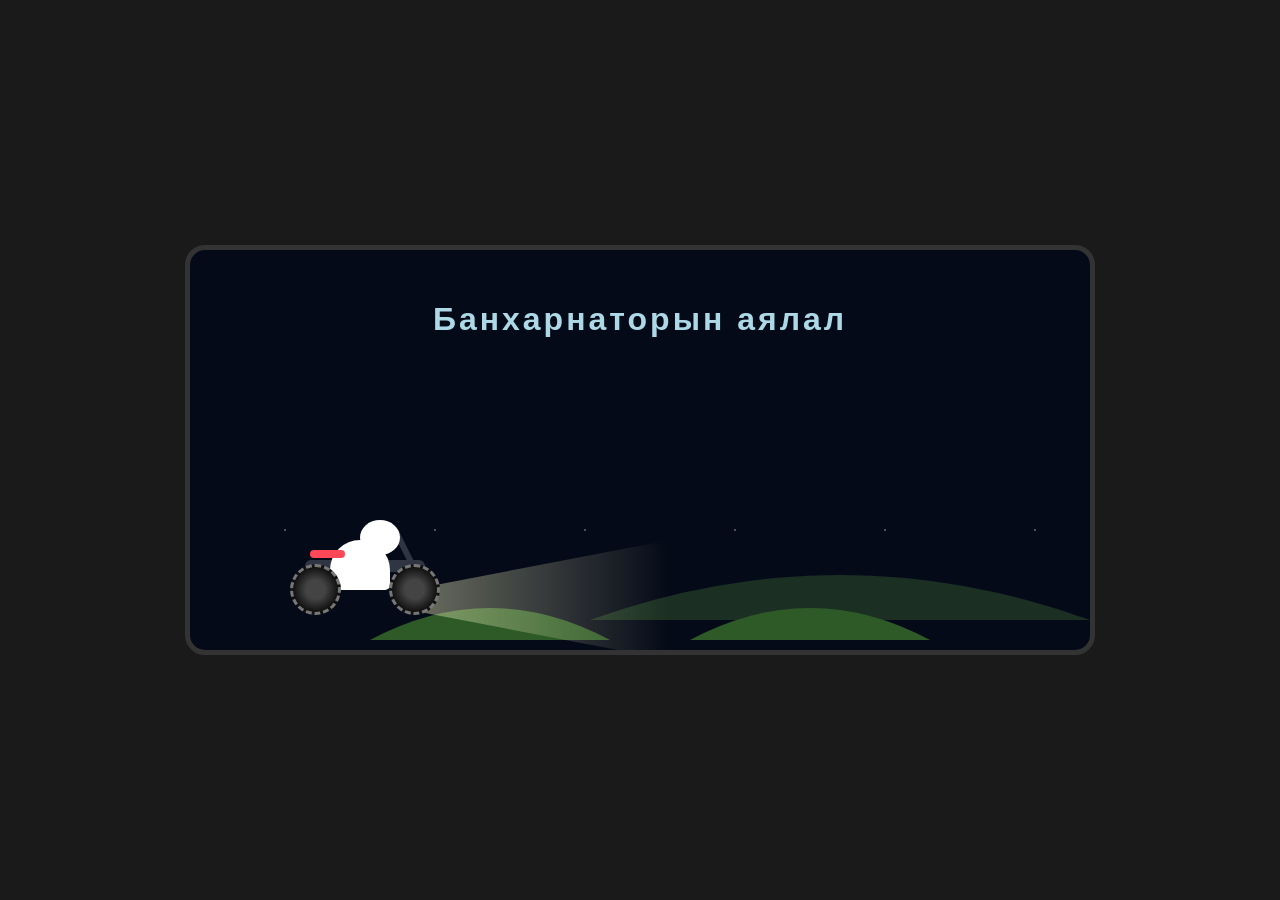
<file: web7/index.html>
<!DOCTYPE html>
<html lang="mn">
<head>
    <meta charset="UTF-8">
    <meta name="viewport" content="width=device-width, initial-scale=1.0">
    <title>Банхарнаторын Аялал</title>
    <link rel="stylesheet" href="style.css">
</head>
<body>

    <div class="viewport">
        <h1 class="title">Банхарнаторын аялал</h1>
        
        <div class="layer stars"></div>
        <div class="layer hills-far"></div>
        <div class="layer hills-near"></div>

        <div class="bike-wrapper">
            <div class="headlight-beam"></div>
            
            <svg class="bike-frame" viewBox="0 0 100 60">
                <rect x="10" y="30" width="80" height="8" rx="4" fill="#2f3542"/>
                <path d="M70 10 L85 40" stroke="#2f3542" stroke-width="4"/>
            </svg>
            
            <div class="dog">
                <div class="scarf"></div>
                <div class="dog-head">
                    <div class="eye"></div>
                    <div class="nose"></div>
                </div>
            </div>

            <div class="wheel back"></div>
            <div class="wheel front"></div>
        </div>

        <div class="road"></div>
    </div>

</body>
</html>
</file>
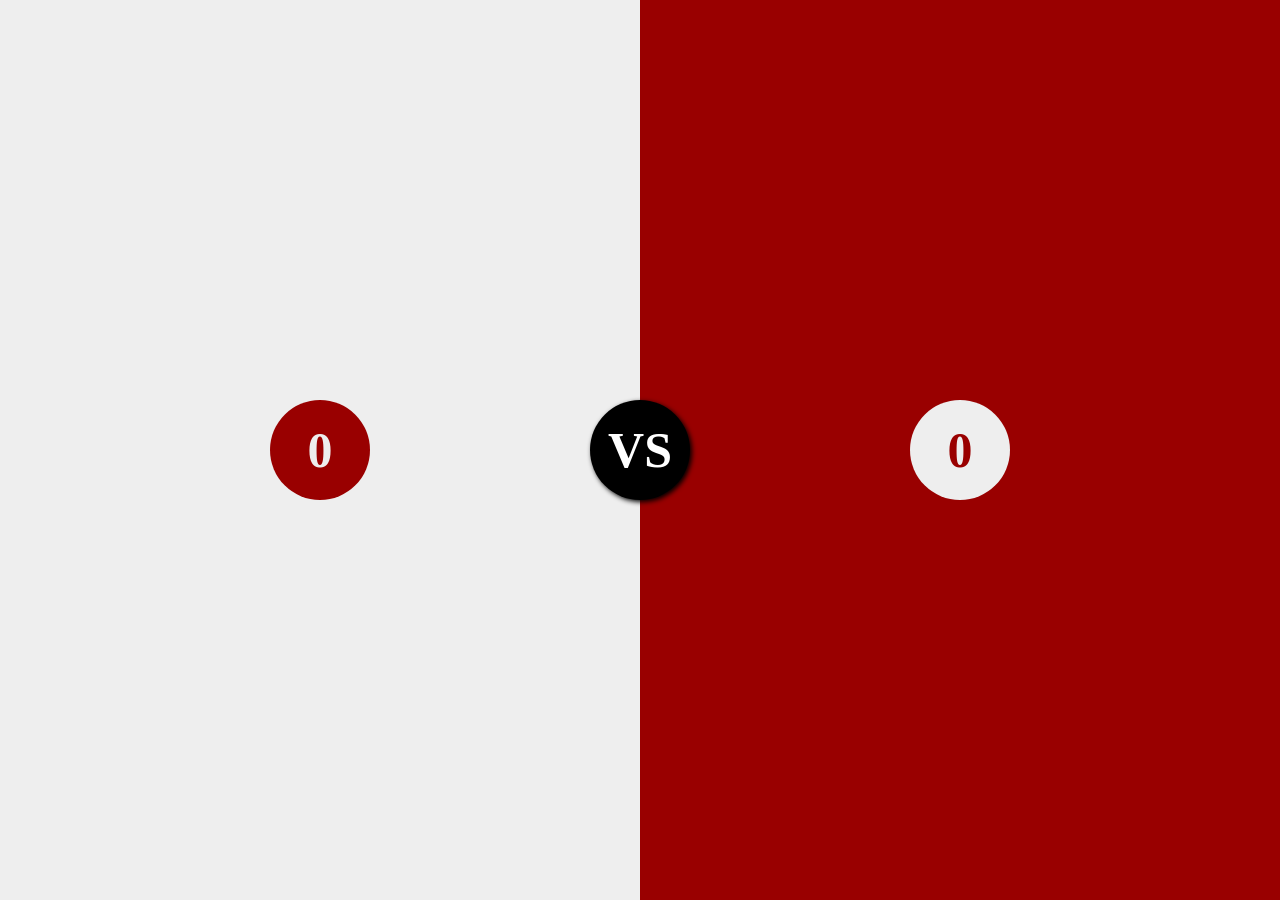
<file: weblab10/index.html>
<html> 
<head> 
<title> VS </title>
<style>
    #left, #right{ position:absolute; top:0; bottom:0; cursor:pointer}
    #left{ left:0; color:#eee }
    #right{ right: 0; color: #900 }
    #left div, #right div, #vs{
        position: absolute; top: 50%; left: 50%;
        margin: -50px 0 0 -50px; width: 100px; height: 100px;
        text-align: center; font-weight: bold;
        font-size: 50px; line-height: 100px; border-radius: 50px; }
    #right, #left div{background-color: #900 }
    #left, #right div{ background-color:#eee }
    #vs{ background-color: #000; color:#fff; box-shadow:2px 2px 5px #000 } 
</style>
</head>
<body>
    <div id="left" onclick="left_click()"> <div></div> </div>
    <div id="right" onclick="right_click()" > <div></div></div>rr
    <div id="vs" >VS</div>
    <script>
        var left = 0, right = 0;
        var leftDiv = document.getElementById("left");
        var rightDiv = document.getElementById("right");
        var vsDiv = document.getElementById("vs");
        function refresh() {
    var leftWidth = Math.min(100, Math.max(0, 50 + left - right));
    var rightWidth = Math.min(100, Math.max(0, 50 - left + right));
    leftDiv.style.width = leftWidth.toString() + "%";
    rightDiv.style.width = rightWidth.toString() + "%";
    vsDiv.style.left = leftWidth.toString() + "%";
    leftDiv.firstElementChild.innerHTML = left;
    rightDiv.firstElementChild.innerHTML = right;
}
        function left_click(){left++; refresh();}
        function right_click() { right++; refresh(); }
        refresh();
        document.onkeydown = function(e) {
    if (e.key === "l" || e.key === "L") left_click();
    if (e.key === "r" || e.key === "R") right_click();
}
    </script>
</body>
</html>
</file>
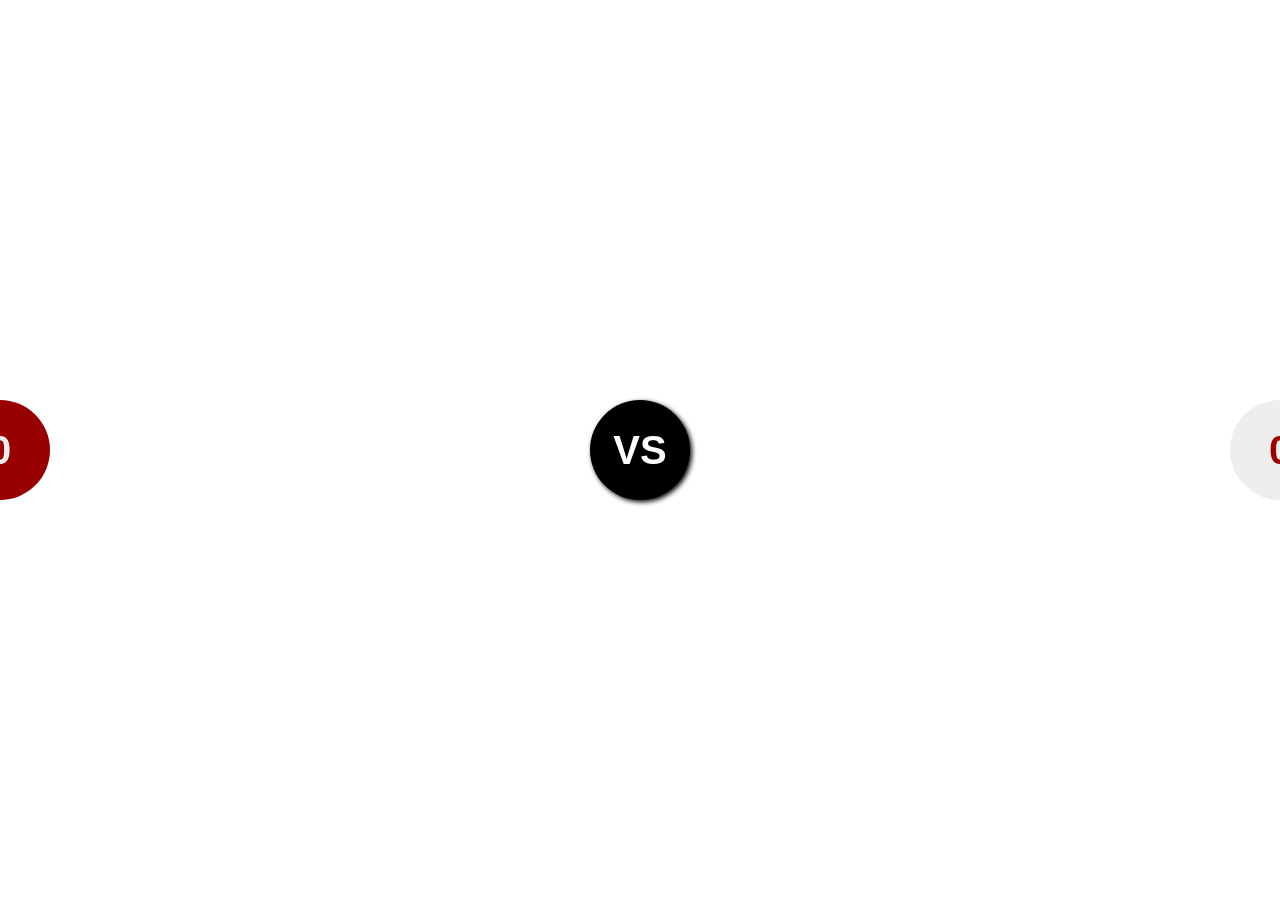
<file: weblab9/index.html>
<!DOCTYPE html>
<html> 
<head> 
    <meta charset="UTF-8">
    <title> VS Game </title>
    <style>
        body { margin: 0; padding: 0; overflow: hidden; font-family: sans-serif; }
        #left, #right { position: absolute; top: 0; bottom: 0; cursor: pointer; transition: width 0.2s ease-out; }
        #left { left: 0; color: #eee; background-color: #eee; }
        #right { right: 0; color: #900; background-color: #900; }
        
        #left div, #right div, #vs {
            position: absolute; top: 50%; left: 50%;
            margin: -50px 0 0 -50px; width: 100px; height: 100px;
            text-align: center; font-weight: bold;
            font-size: 40px; line-height: 100px; border-radius: 50px; 
        }
   
        #left div { background-color: #900; }
        #right div { background-color: #eee; }
        
        #vs { 
            background-color: #000; color: #fff; 
            box-shadow: 2px 2px 5px #000; z-index: 10;
            transition: left 0.2s ease-out;
        } 
    </style>
</head>
<body>
    <div id="left" onclick="left_click()"> <div>0</div> </div>
    <div id="right" onclick="right_click()"> <div>0</div> </div>
    <div id="vs">VS</div>

    <script>
        var left = 0, right = 0;
        var leftDiv = document.getElementById("left");
        var rightDiv = document.getElementById("right");
        var vsDiv = document.getElementById("vs");

        function refresh() {
      
            var leftWidth = Math.min(100, Math.max(0, 50 + (left - right) * 2)); // Хурд нэмэхийн тулд *2 үржүүлэв
            var rightWidth = 100 - leftWidth;
            
            leftDiv.style.width = leftWidth + "%";
            rightDiv.style.width = rightWidth + "%";
            vsDiv.style.left = leftWidth + "%";
            
            leftDiv.firstElementChild.innerHTML = left;
            rightDiv.firstElementChild.innerHTML = right;
        }

        function left_click() { left++; refresh(); }
        function right_click() { right++; refresh(); }

        
        document.onkeydown = function(e) {
            if (e.key.toLowerCase() === "l") left_click();
            if (e.key.toLowerCase() === "r") right_click();
        };
    </script>
</body>
</html>
</file>
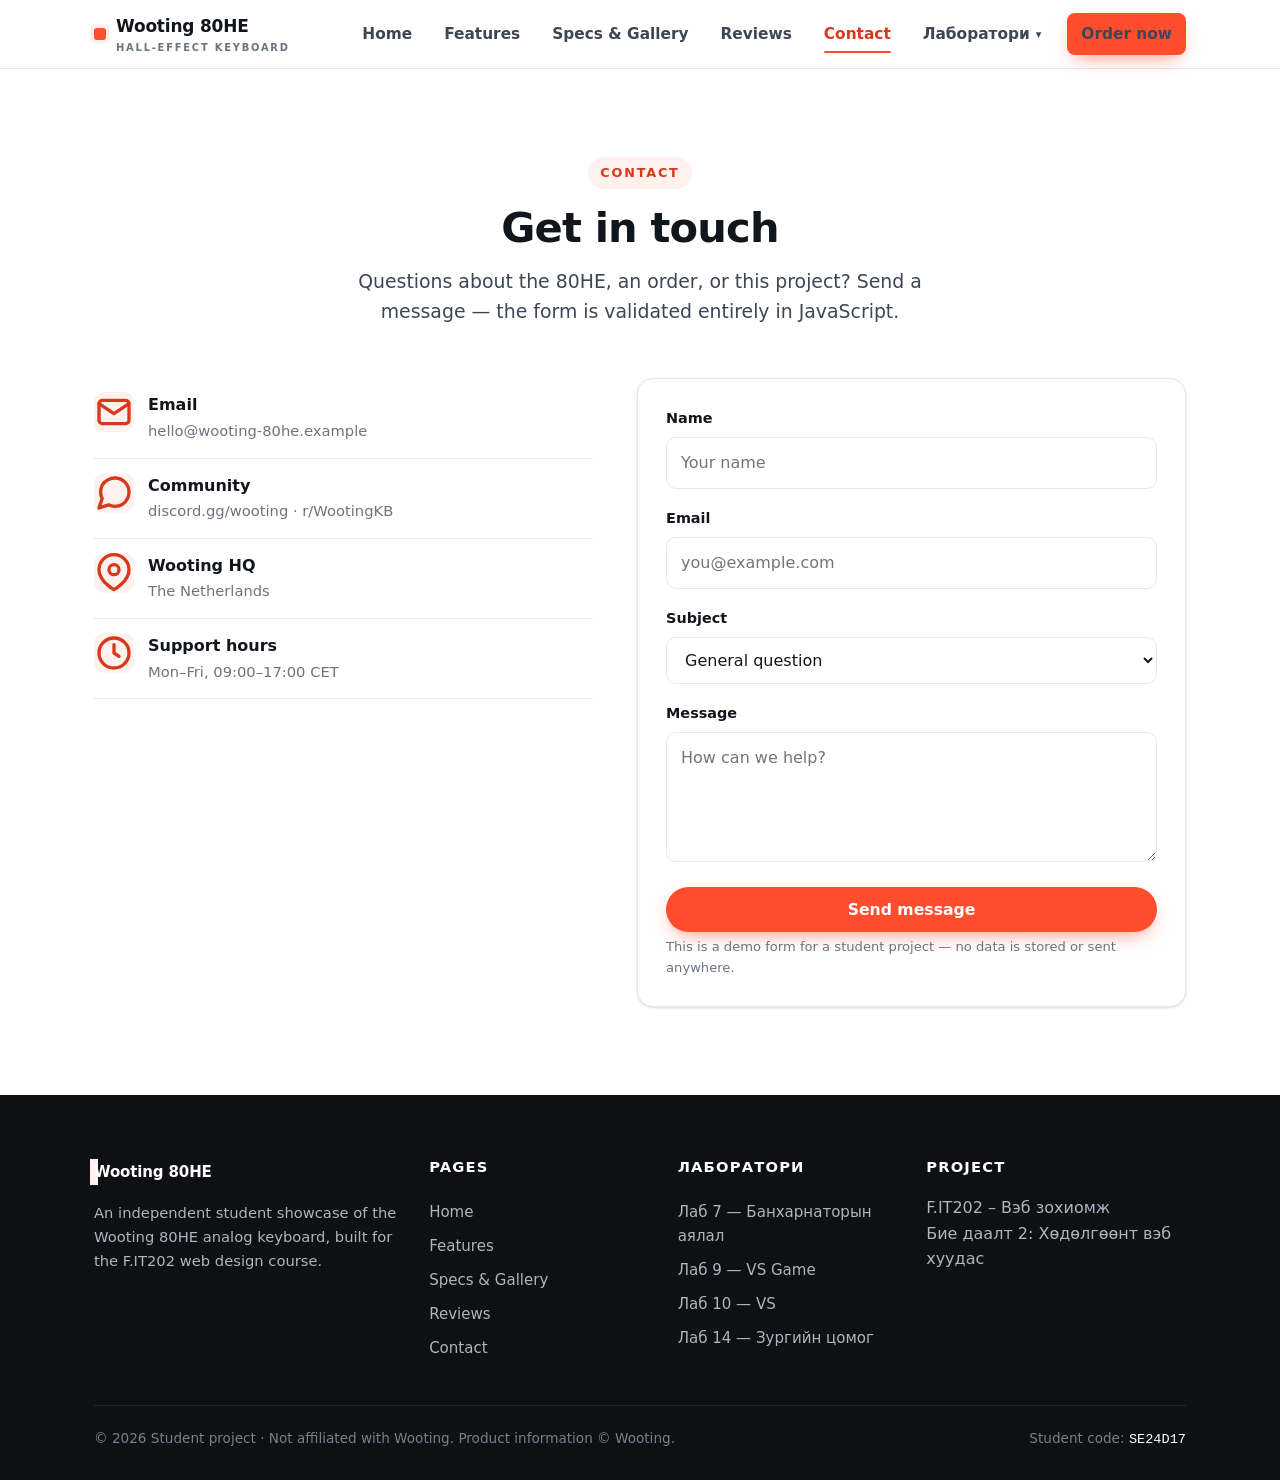
<file: contact.html>
<!DOCTYPE html>
<html lang="en">
<head>
  <meta charset="UTF-8">
  <meta name="viewport" content="width=device-width, initial-scale=1.0">
  <title>Contact — Wooting 80HE</title>
  <meta name="description" content="Get in touch about the Wooting 80HE.">
  <link rel="stylesheet" href="css/style.css">
</head>
<body>

  <header class="site-header">
    <div class="container nav">
      <a class="brand" href="index.html"><span class="dot"></span><span>Wooting 80HE<small>Hall-Effect Keyboard</small></span></a>
      <button class="nav-toggle" aria-label="Toggle menu" aria-expanded="false"><span></span></button>
      <nav class="nav-links">
        <a href="index.html" data-nav="home">Home</a>
        <a href="features.html" data-nav="features">Features</a>
        <a href="specs.html" data-nav="specs">Specs &amp; Gallery</a>
        <a href="reviews.html" data-nav="reviews">Reviews</a>
        <a href="contact.html" data-nav="contact">Contact</a>
        <div class="nav-item">
          <button type="button" class="dropdown-toggle" aria-haspopup="true" aria-expanded="false">Лаборатори <span class="caret">▾</span></button>
          <div class="dropdown" role="menu">

            <a href="lab9.html"  data-nav="lab9"  role="menuitem"><b>Лаб 9</b><span>VS Game</span></a>
            <a href="lab14.html" data-nav="lab14" role="menuitem"><b>Лаб 14</b><span>Зургийн цомог</span></a>
          </div>
        </div>
        <a class="btn btn--primary nav-cta" href="contact.html">Order now</a>
      </nav>
    </div>
  </header>
  <div class="loadbar"></div>

  <main id="app" data-page="contact">

    <section class="section">
      <div class="container">
        <div class="section-head center reveal">
          <span class="eyebrow">Contact</span>
          <h2>Get in touch</h2>
          <p class="lead" style="margin:14px auto 0;">Questions about the 80HE, an order, or this project? Send a message — the form is validated entirely in JavaScript.</p>
        </div>

        <div class="contact-grid">
          <div class="reveal">
            <ul class="info-list">
              <li>
                <div class="ico"><svg viewBox="0 0 24 24" fill="none" stroke="currentColor" stroke-width="2" stroke-linecap="round" stroke-linejoin="round"><rect x="3" y="5" width="18" height="14" rx="2"></rect><path d="m3 7 9 6 9-6"></path></svg></div>
                <div><b>Email</b><span>hello@wooting-80he.example</span></div>
              </li>
              <li>
                <div class="ico"><svg viewBox="0 0 24 24" fill="none" stroke="currentColor" stroke-width="2" stroke-linecap="round" stroke-linejoin="round"><path d="M21 11.5a8.38 8.38 0 0 1-.9 3.8 8.5 8.5 0 0 1-7.6 4.7 8.38 8.38 0 0 1-3.8-.9L3 21l1.9-5.7a8.38 8.38 0 0 1-.9-3.8 8.5 8.5 0 0 1 4.7-7.6 8.38 8.38 0 0 1 3.8-.9h.5a8.48 8.48 0 0 1 8 8v.5z"></path></svg></div>
                <div><b>Community</b><span>discord.gg/wooting · r/WootingKB</span></div>
              </li>
              <li>
                <div class="ico"><svg viewBox="0 0 24 24" fill="none" stroke="currentColor" stroke-width="2" stroke-linecap="round" stroke-linejoin="round"><path d="M21 10c0 7-9 12-9 12s-9-5-9-12a9 9 0 0 1 18 0z"></path><circle cx="12" cy="10" r="3"></circle></svg></div>
                <div><b>Wooting HQ</b><span>The Netherlands</span></div>
              </li>
              <li>
                <div class="ico"><svg viewBox="0 0 24 24" fill="none" stroke="currentColor" stroke-width="2" stroke-linecap="round" stroke-linejoin="round"><circle cx="12" cy="12" r="9"></circle><path d="M12 7v5l3 2"></path></svg></div>
                <div><b>Support hours</b><span>Mon–Fri, 09:00–17:00 CET</span></div>
              </li>
            </ul>
          </div>

          <!-- ===== Contact form: validated by initForm() in app.js ===== -->
          <form class="form reveal" id="contact-form" novalidate>
            <div class="form-success">Thanks! Your message has been validated and "sent". We'll be in touch soon.</div>
            <div class="field">
              <label for="name">Name</label>
              <input type="text" id="name" name="name" placeholder="Your name" autocomplete="name">
              <div class="error">Please enter your name.</div>
            </div>
            <div class="field">
              <label for="email">Email</label>
              <input type="email" id="email" name="email" placeholder="you@example.com" autocomplete="email">
              <div class="error">Please enter a valid email address.</div>
            </div>
            <div class="field">
              <label for="subject">Subject</label>
              <select id="subject" name="subject">
                <option value="general">General question</option>
                <option value="order">Order &amp; shipping</option>
                <option value="support">Technical support</option>
                <option value="press">Press &amp; partnerships</option>
              </select>
            </div>
            <div class="field">
              <label for="message">Message</label>
              <textarea id="message" name="message" placeholder="How can we help?"></textarea>
              <div class="error">Message should be at least 10 characters.</div>
            </div>
            <button type="submit" class="btn btn--primary" style="width:100%; justify-content:center;">Send message</button>
            <p class="form-note">This is a demo form for a student project — no data is stored or sent anywhere.</p>
          </form>
        </div>
      </div>
    </section>

  </main>

  <footer class="site-footer">
    <div class="container">
      <div class="footer-grid">
        <div class="footer-brand">
          <a class="brand" href="index.html"><span class="dot"></span><span>Wooting 80HE</span></a>
          <p>An independent student showcase of the Wooting 80HE analog keyboard, built for the F.IT202 web design course.</p>
        </div>
        <div><h4>Pages</h4>
          <a href="index.html">Home</a><br><a href="features.html">Features</a><br><a href="specs.html">Specs &amp; Gallery</a><br><a href="reviews.html">Reviews</a><br><a href="contact.html">Contact</a>
        </div>
        <div><h4>Лаборатори</h4>
          <a href="lab7.html">Лаб 7 — Банхарнаторын аялал</a><br><a href="lab9.html">Лаб 9 — VS Game</a><br><a href="lab10.html">Лаб 10 — VS</a><br><a href="lab14.html">Лаб 14 — Зургийн цомог</a>
        </div>
        <div><h4>Project</h4><p style="margin:0;">F.IT202 – Вэб зохиомж<br>Бие даалт 2: Хөдөлгөөнт вэб хуудас</p></div>
      </div>
      <div class="footer-bottom">
        <span>© 2026 Student project · Not affiliated with Wooting. Product information © Wooting.</span>
        <span>Student code: <span class="code">SE24D17</span></span>
      </div>
    </div>
  </footer>

  <button class="to-top" aria-label="Back to top">↑</button>
  <script src="js/app.js"></script>
</body>
</html>
</file>
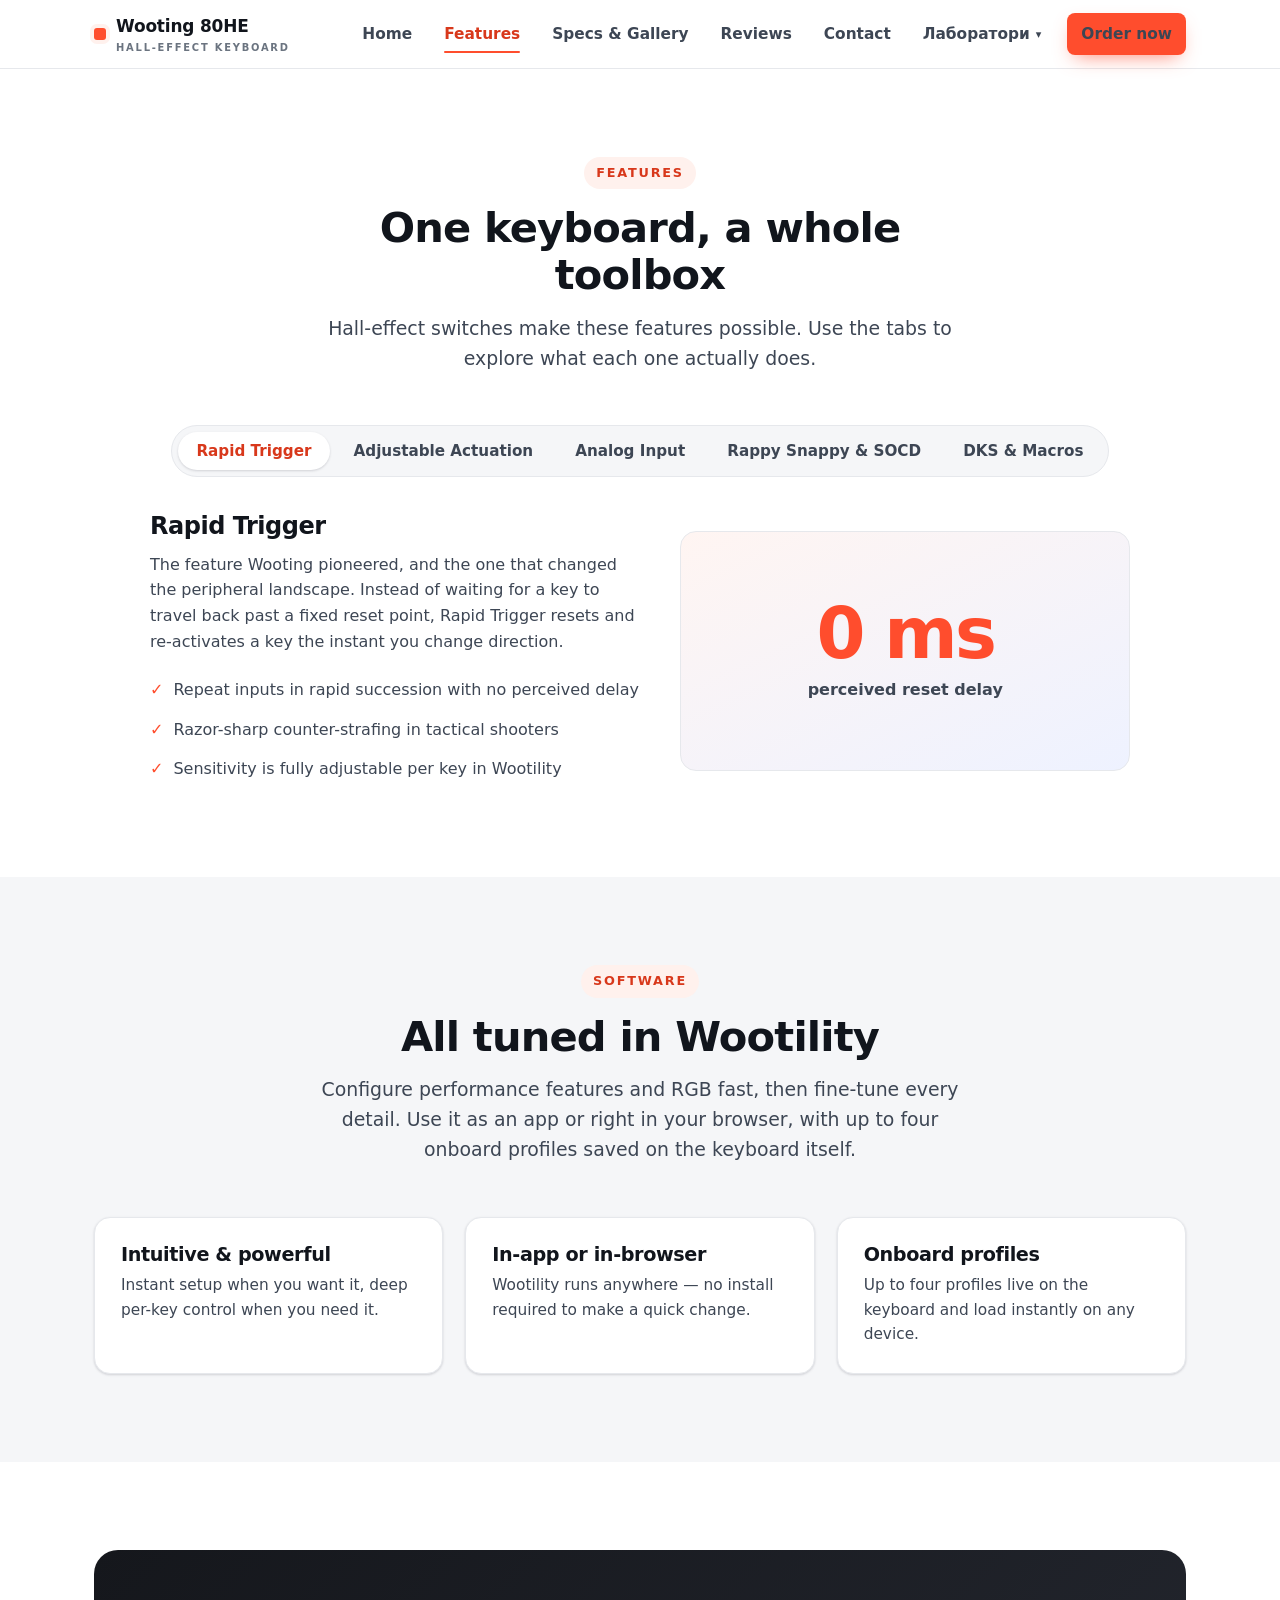
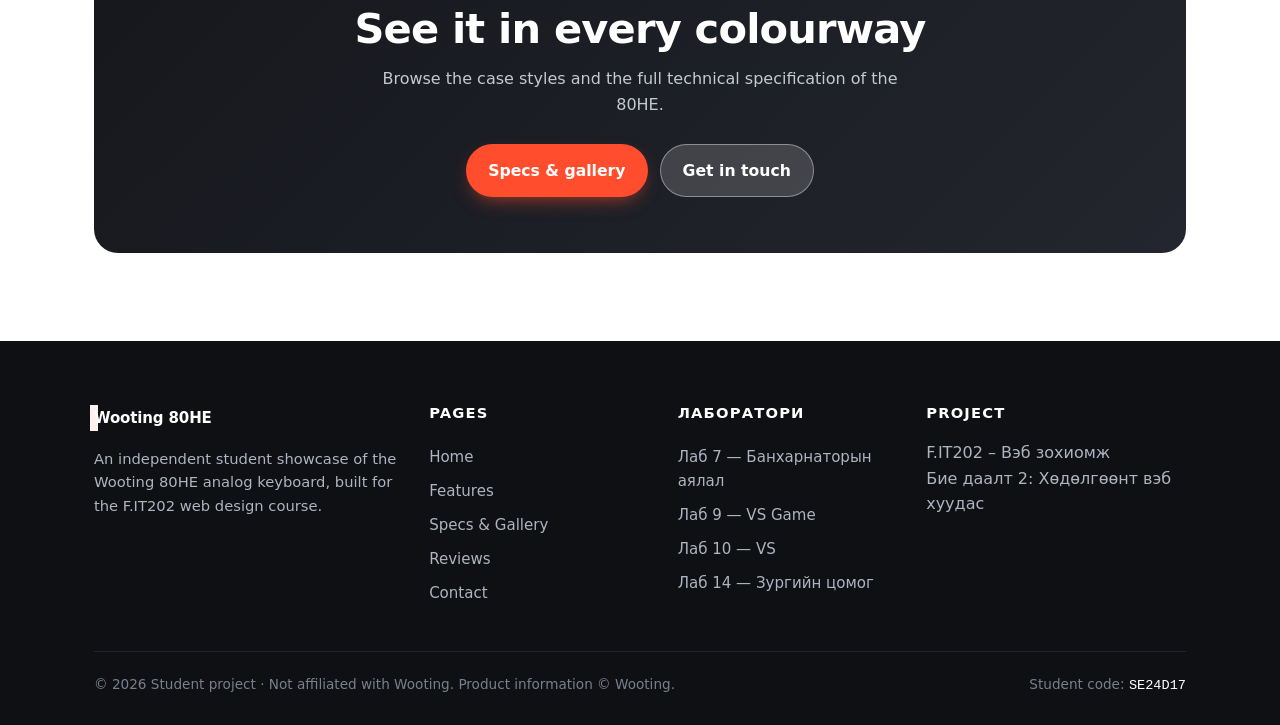
<file: features.html>
<!DOCTYPE html>
<html lang="en">
<head>
  <meta charset="UTF-8">
  <meta name="viewport" content="width=device-width, initial-scale=1.0">
  <title>Features — Wooting 80HE</title>
  <meta name="description" content="Rapid Trigger, adjustable actuation, analog input, Rappy Snappy and more — the features that make the Wooting 80HE.">
  <link rel="stylesheet" href="css/style.css">
</head>
<body>

  <header class="site-header">
    <div class="container nav">
      <a class="brand" href="index.html"><span class="dot"></span><span>Wooting 80HE<small>Hall-Effect Keyboard</small></span></a>
      <button class="nav-toggle" aria-label="Toggle menu" aria-expanded="false"><span></span></button>
      <nav class="nav-links">
        <a href="index.html" data-nav="home">Home</a>
        <a href="features.html" data-nav="features">Features</a>
        <a href="specs.html" data-nav="specs">Specs &amp; Gallery</a>
        <a href="reviews.html" data-nav="reviews">Reviews</a>
        <a href="contact.html" data-nav="contact">Contact</a>
        <div class="nav-item">
          <button type="button" class="dropdown-toggle" aria-haspopup="true" aria-expanded="false">Лаборатори <span class="caret">▾</span></button>
          <div class="dropdown" role="menu">
            <a href="lab9.html"  data-nav="lab9"  role="menuitem"><b>Лаб 9</b><span>VS Game</span></a>
            <a href="lab14.html" data-nav="lab14" role="menuitem"><b>Лаб 14</b><span>Зургийн цомог</span></a>
          </div>
        </div>
        <a class="btn btn--primary nav-cta" href="contact.html">Order now</a>
      </nav>
    </div>
  </header>
  <div class="loadbar"></div>

  <main id="app" data-page="features">

    <section class="section">
      <div class="container">
        <div class="section-head center reveal">
          <span class="eyebrow">Features</span>
          <h2>One keyboard, a whole toolbox</h2>
          <p class="lead" style="margin:14px auto 0;">Hall-effect switches make these features possible. Use the tabs to explore what each one actually does.</p>
        </div>

        <!-- ===== TAB component (driven by initTabs in app.js) ===== -->
        <div class="tabs reveal">
          <div class="tablist" role="tablist" aria-label="Wooting 80HE features">
            <button class="tab" role="tab" aria-selected="false">Rapid Trigger</button>
            <button class="tab" role="tab" aria-selected="false">Adjustable Actuation</button>
            <button class="tab" role="tab" aria-selected="false">Analog Input</button>
            <button class="tab" role="tab" aria-selected="false">Rappy Snappy &amp; SOCD</button>
            <button class="tab" role="tab" aria-selected="false">DKS &amp; Macros</button>
          </div>

          <div class="tabpanels">
            <div class="tabpanel" role="tabpanel">
              <div class="tabpanel-inner">
                <div>
                  <h3>Rapid Trigger</h3>
                  <p>The feature Wooting pioneered, and the one that changed the peripheral landscape. Instead of waiting for a key to travel back past a fixed reset point, Rapid Trigger resets and re-activates a key the instant you change direction.</p>
                  <ul class="feature-list">
                    <li>Repeat inputs in rapid succession with no perceived delay</li>
                    <li>Razor-sharp counter-strafing in tactical shooters</li>
                    <li>Sensitivity is fully adjustable per key in Wootility</li>
                  </ul>
                </div>
                <div class="tab-figure"><div><div class="big">0 ms</div><div class="cap">perceived reset delay</div></div></div>
              </div>
            </div>

            <div class="tabpanel" role="tabpanel">
              <div class="tabpanel-inner">
                <div>
                  <h3>Adjustable Actuation</h3>
                  <p>You decide how far a key must travel before it registers. Set a hair-trigger 0.1&nbsp;mm for movement keys and a deliberate 4.0&nbsp;mm for keys you don't want to fire by accident — all configurable per key.</p>
                  <ul class="feature-list">
                    <li>0.1&nbsp;mm precision across the full travel range</li>
                    <li>Quick presets: 0.1, 0.5, 1, 2, 3 or 4&nbsp;mm</li>
                    <li>Different actuation points for different keys</li>
                  </ul>
                </div>
                <div class="tab-figure"><div><div class="big">0.1–4.0</div><div class="cap">mm actuation range</div></div></div>
              </div>
            </div>

            <div class="tabpanel" role="tabpanel">
              <div class="tabpanel-inner">
                <div>
                  <h3>The Power of Analog</h3>
                  <p>An analog keypress isn't binary — the keyboard tracks exactly how far you press. Activate analog movement and your WASD keys gain variable input, so you can walk, jog or sprint at precisely the speed you choose.</p>
                  <ul class="feature-list">
                    <li>Variable movement like an analog stick</li>
                    <li>Feather the throttle and brake in racing games</li>
                    <li>Backed by Wooting's open Analog SDK</li>
                  </ul>
                </div>
                <div class="tab-figure"><div><div class="big">∞</div><div class="cap">degrees of input, not just on/off</div></div></div>
              </div>
            </div>

            <div class="tabpanel" role="tabpanel">
              <div class="tabpanel-inner">
                <div>
                  <h3>Rappy Snappy &amp; Snappy Tappy (SOCD)</h3>
                  <p>Rappy Snappy lets you choose two keys that are never active at the same time — the key pressed deeper stays active. Snappy Tappy (SOCD) is similar, but lets you decide how the winner is chosen, for example prioritising the key pressed last.</p>
                  <ul class="feature-list">
                    <li>Clean opposing-direction inputs (A vs D)</li>
                    <li>Choose "deeper wins" or "last input wins"</li>
                    <li>Bottom out both keys to override</li>
                  </ul>
                </div>
                <div class="tab-figure"><div><div class="big">A ⇄ D</div><div class="cap">no conflicting inputs</div></div></div>
              </div>
            </div>

            <div class="tabpanel" role="tabpanel">
              <div class="tabpanel-inner">
                <div>
                  <h3>DKS, Mod-Tap &amp; Toggle</h3>
                  <p>Dynamic Keystroke (DKS) maps multiple actions to a single key — one on a half-press, another on a full press, and more on release. Add Mod-Tap (tap for A, hold for B) and Toggle keys, and a single key can do a lot.</p>
                  <ul class="feature-list">
                    <li>Up to four actions bound to one key with DKS</li>
                    <li>Mod-Tap adds a second action to any key</li>
                    <li>Toggle a held action, like crouch, with one tap</li>
                  </ul>
                </div>
                <div class="tab-figure"><div><div class="big">4-in-1</div><div class="cap">actions per key with DKS</div></div></div>
              </div>
            </div>
          </div>
        </div>
      </div>
    </section>

    <section class="section section--alt">
      <div class="container">
        <div class="section-head center reveal">
          <span class="eyebrow">Software</span>
          <h2>All tuned in Wootility</h2>
          <p class="lead" style="margin:14px auto 0;">Configure performance features and RGB fast, then fine-tune every detail. Use it as an app or right in your browser, with up to four onboard profiles saved on the keyboard itself.</p>
        </div>
        <div class="grid grid-3">
          <article class="card reveal"><h3>Intuitive &amp; powerful</h3><p>Instant setup when you want it, deep per-key control when you need it.</p></article>
          <article class="card reveal"><h3>In-app or in-browser</h3><p>Wootility runs anywhere — no install required to make a quick change.</p></article>
          <article class="card reveal"><h3>Onboard profiles</h3><p>Up to four profiles live on the keyboard and load instantly on any device.</p></article>
        </div>
      </div>
    </section>

    <section class="section">
      <div class="container">
        <div class="cta-band reveal">
          <h2>See it in every colourway</h2>
          <p>Browse the case styles and the full technical specification of the 80HE.</p>
          <div class="hero-actions" style="justify-content:center;">
            <a class="btn btn--primary" href="specs.html">Specs &amp; gallery</a>
            <a class="btn btn--light" href="contact.html">Get in touch</a>
          </div>
        </div>
      </div>
    </section>

  </main>

  <footer class="site-footer">
    <div class="container">
      <div class="footer-grid">
        <div class="footer-brand">
          <a class="brand" href="index.html"><span class="dot"></span><span>Wooting 80HE</span></a>
          <p>An independent student showcase of the Wooting 80HE analog keyboard, built for the F.IT202 web design course.</p>
        </div>
        <div><h4>Pages</h4>
          <a href="index.html">Home</a><br><a href="features.html">Features</a><br><a href="specs.html">Specs &amp; Gallery</a><br><a href="reviews.html">Reviews</a><br><a href="contact.html">Contact</a>
        </div>
        <div><h4>Лаборатори</h4>
          <a href="lab7.html">Лаб 7 — Банхарнаторын аялал</a><br><a href="lab9.html">Лаб 9 — VS Game</a><br><a href="lab10.html">Лаб 10 — VS</a><br><a href="lab14.html">Лаб 14 — Зургийн цомог</a>
        </div>
        <div><h4>Project</h4><p style="margin:0;">F.IT202 – Вэб зохиомж<br>Бие даалт 2: Хөдөлгөөнт вэб хуудас</p></div>
      </div>
      <div class="footer-bottom">
        <span>© 2026 Student project · Not affiliated with Wooting. Product information © Wooting.</span>
        <span>Student code: <span class="code">SE24D17</span></span>
      </div>
    </div>
  </footer>

  <button class="to-top" aria-label="Back to top">↑</button>
  <script src="js/app.js"></script>
</body>
</html>
</file>
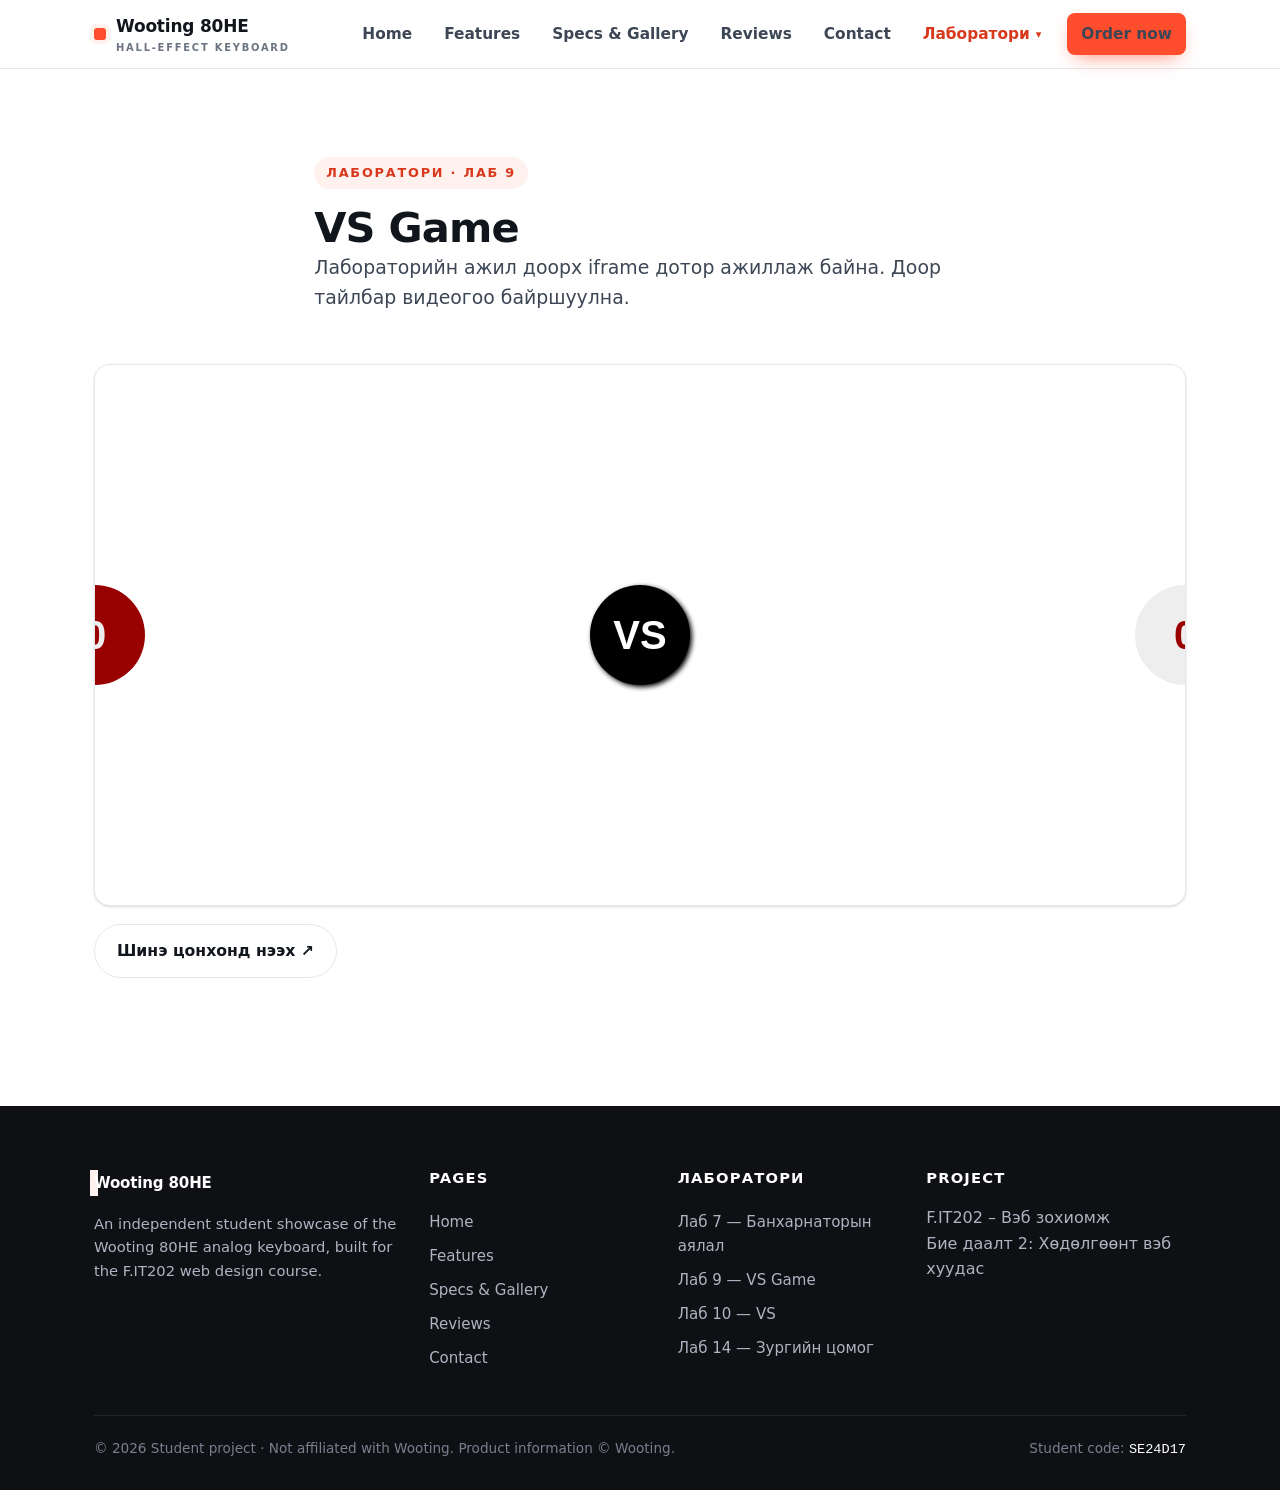
<file: lab9.html>
<!DOCTYPE html>
<html lang="en">
<head>
  <meta charset="UTF-8">
  <meta name="viewport" content="width=device-width, initial-scale=1.0">
  <title>Лаб 9 — VS Game | Wooting 80HE</title>
  <meta name="description" content="Лабораторийн ажил 9: VS Game — iframe дотор.">
  <link rel="stylesheet" href="css/style.css">
</head>
<body>

  <header class="site-header">
    <div class="container nav">
      <a class="brand" href="index.html"><span class="dot"></span><span>Wooting 80HE<small>Hall-Effect Keyboard</small></span></a>
      <button class="nav-toggle" aria-label="Toggle menu" aria-expanded="false"><span></span></button>
      <nav class="nav-links">
        <a href="index.html" data-nav="home">Home</a>
        <a href="features.html" data-nav="features">Features</a>
        <a href="specs.html" data-nav="specs">Specs &amp; Gallery</a>
        <a href="reviews.html" data-nav="reviews">Reviews</a>
        <a href="contact.html" data-nav="contact">Contact</a>
        <div class="nav-item">
          <button type="button" class="dropdown-toggle" aria-haspopup="true" aria-expanded="false">Лаборатори <span class="caret">▾</span></button>
          <div class="dropdown" role="menu">
            <a href="lab7.html"  data-nav="lab7"  role="menuitem"><b>Лаб 7</b><span>Банхарнаторын аялал</span></a>
            <a href="lab9.html"  data-nav="lab9"  role="menuitem"><b>Лаб 9</b><span>VS Game</span></a>
            <a href="lab14.html" data-nav="lab14" role="menuitem"><b>Лаб 14</b><span>Зургийн цомог</span></a>
          </div>
        </div>
        <a class="btn btn--primary nav-cta" href="contact.html">Order now</a>
      </nav>
    </div>
  </header>
  <div class="loadbar"></div>

  <main id="app" data-page="lab9">

    <section class="section">
      <div class="container">
        <div class="section-head reveal">
          <span class="eyebrow">Лаборатори · Лаб 9</span>
          <h2>VS Game</h2>
          <p class="lead">Лабораторийн ажил доорх iframe дотор ажиллаж байна. Доор тайлбар видеогоо байршуулна.</p>
        </div>

        <div class="lab-frame reveal">
          <iframe src="weblab9/index.html" title="Лаб 9 — VS Game" loading="lazy"></iframe>
        </div>
        <div class="lab-actions reveal">
          <a class="btn btn--ghost" href="weblab9/index.html" target="_blank" rel="noopener">Шинэ цонхонд нээх ↗</a>
        </div>
      </div>
    </section>

  </main>

  <footer class="site-footer">
    <div class="container">
      <div class="footer-grid">
        <div class="footer-brand">
          <a class="brand" href="index.html"><span class="dot"></span><span>Wooting 80HE</span></a>
          <p>An independent student showcase of the Wooting 80HE analog keyboard, built for the F.IT202 web design course.</p>
        </div>
        <div><h4>Pages</h4>
          <a href="index.html">Home</a><br><a href="features.html">Features</a><br><a href="specs.html">Specs &amp; Gallery</a><br><a href="reviews.html">Reviews</a><br><a href="contact.html">Contact</a>
        </div>
        <div><h4>Лаборатори</h4>
          <a href="lab7.html">Лаб 7 — Банхарнаторын аялал</a><br><a href="lab9.html">Лаб 9 — VS Game</a><br><a href="lab10.html">Лаб 10 — VS</a><br><a href="lab14.html">Лаб 14 — Зургийн цомог</a>
        </div>
        <div><h4>Project</h4><p style="margin:0;">F.IT202 – Вэб зохиомж<br>Бие даалт 2: Хөдөлгөөнт вэб хуудас</p></div>
      </div>
      <div class="footer-bottom">
        <span>© 2026 Student project · Not affiliated with Wooting. Product information © Wooting.</span>
        <span>Student code: <span class="code">SE24D17</span></span>
      </div>
    </div>
  </footer>

  <button class="to-top" aria-label="Back to top">↑</button>
  <script src="js/app.js"></script>
</body>
</html>
</file>
<file: web7/style.css>
/* Ерөнхий тохиргоо */
:root {
    --sky: #050a18;
    --hill-1: #1b3022;
    --hill-2: #2d5a27;
    --scarf-red: #ff4757;
}

body {
    margin: 0;
    height: 100vh;
    display: flex;
    justify-content: center;
    align-items: center;
    background-color: #1a1a1a;
    overflow: hidden;
}

/* Дэлгэцийн хүрээ */
.viewport {
    position: relative;
    width: 900px;
    height: 400px;
    background: var(--sky);
    overflow: hidden;
    border: 5px solid #333;
    border-radius: 20px;
}

.title {
    position: absolute;
    top: 30px;
    width: 100%;
    text-align: center;
    color: #add8e6;
    font-family: 'Arial', sans-serif;
    letter-spacing: 3px;
    z-index: 100;
}

/* Хөдөлгөөнт арын фон */
.layer {
    position: absolute;
    width: 200%;
    height: 100%;
    background-repeat: repeat-x;
    background-position: bottom;
}

.stars {
    background-image: radial-gradient(1px 1px at 20px 30px, #fff, transparent);
    background-size: 150px 150px;
    animation: slide 60s linear infinite;
}

.hills-far {
    background-image: url('data:image/svg+xml;utf8,<svg xmlns="http://www.w3.org/2000/svg" viewBox="0 0 1000 100"><path d="M0 100 Q 250 10 500 100 T 1000 100 V 100 H 0 Z" fill="%231b3022"/></svg>');
    background-size: 1000px 100px;
    bottom: 30px;
    animation: slide 20s linear infinite;
}

.hills-near {
    background-image: url('data:image/svg+xml;utf8,<svg xmlns="http://www.w3.org/2000/svg" viewBox="0 0 1000 100"><path d="M0 100 Q 150 20 300 100 T 600 100 T 900 100 T 1000 100 V 100 H 0 Z" fill="%232d5a27"/></svg>');
    background-size: 800px 80px;
    bottom: 10px;
    animation: slide 8s linear infinite;
}

@keyframes slide {
    from { transform: translateX(0); }
    to { transform: translateX(-50%); }
}

/* Мотоцикль болон чичиргээ */
.bike-wrapper {
    position: absolute;
    bottom: 35px;
    left: 100px;
    width: 150px;
    height: 100px;
    z-index: 50;
    animation: shake 0.1s infinite alternate;
}

@keyframes shake {
    from { transform: translateY(0); }
    to { transform: translateY(-3px); }
}

/* Дугуй эргэх хөдөлгөөн */
.wheel {
    position: absolute;
    bottom: 0;
    width: 45px;
    height: 45px;
    background: radial-gradient(circle, #444 30%, #111 70%);
    border: 3px dashed #777;
    border-radius: 50%;
    animation: spin 0.3s linear infinite;
}
.front { right: 0; }
.back { left: 0; }

@keyframes spin {
    to { transform: rotate(360deg); }
}

/* Банхар болон ороолт */
.dog {
    position: absolute;
    bottom: 25px;
    left: 40px;
    width: 60px;
    height: 50px;
    background: #fff;
    border-radius: 30px 30px 5px 5px;
}

.dog-head {
    position: absolute;
    top: -20px;
    right: -10px;
    width: 40px;
    height: 35px;
    background: #fff;
    border-radius: 50%;
}

.scarf {
    position: absolute;
    top: 10px;
    left: -20px;
    width: 35px;
    height: 8px;
    background: var(--scarf-red);
    border-radius: 5px;
    animation: wave 0.2s infinite alternate;
}

@keyframes wave {
    from { transform: rotate(-5deg); }
    to { transform: rotate(10deg) scaleX(1.1); }
}

/* Гэрлийн тусгал */
.headlight-beam {
    position: absolute;
    top: 25px;
    left: 130px;
    width: 250px;
    height: 120px;
    background: linear-gradient(to right, rgba(255,255,200,0.4), transparent);
    clip-path: polygon(0 40%, 100% 0, 100% 100%, 0 60%);
    filter: blur(4px);
}
</file>
<file: css/style.css>
/* =================================================================
   Wooting 80HE — Web Design Self-Study 2 (F.IT202)
   Hand-written CSS. No frameworks, no templates.
   Clean / light / minimal theme
   ================================================================= */

/* ---------- Design tokens ---------- */
:root {
  --bg: #ffffff;
  --bg-alt: #f5f6f8;
  --bg-soft: #fafbfc;
  --ink: #11151c;
  --ink-2: #3d4654;
  --muted: #6b7480;
  --line: #e6e8ec;
  --accent: #ff4d2d;          /* warm coral accent (nod to Wooting) */
  --accent-ink: #d8381b;
  --accent-soft: #fff1ed;
  --ok: #1f9d57;
  --err: #d92d20;

  --radius: 16px;
  --radius-sm: 10px;
  --shadow-sm: 0 1px 2px rgba(16,24,40,.06), 0 1px 3px rgba(16,24,40,.10);
  --shadow: 0 18px 40px -18px rgba(16,24,40,.30);
  --max: 1140px;

  --font: "Inter", "Segoe UI", system-ui, -apple-system, "Helvetica Neue", Arial, sans-serif;
  --mono: "SF Mono", "JetBrains Mono", "Consolas", ui-monospace, monospace;
}

/* ---------- Reset ---------- */
*, *::before, *::after { box-sizing: border-box; margin: 0; padding: 0; }
html { scroll-behavior: smooth; -webkit-text-size-adjust: 100%; }
body {
  font-family: var(--font);
  color: var(--ink);
  background: var(--bg);
  line-height: 1.6;
  -webkit-font-smoothing: antialiased;
  text-rendering: optimizeLegibility;
}
img { max-width: 100%; display: block; }
a { color: inherit; text-decoration: none; }
ul { list-style: none; }
button { font-family: inherit; cursor: pointer; border: none; background: none; }
:focus-visible { outline: 3px solid var(--accent); outline-offset: 2px; border-radius: 4px; }

/* ---------- Layout helpers ---------- */
.container { width: 100%; max-width: var(--max); margin: 0 auto; padding: 0 24px; }
.section { padding: 88px 0; }
.section--alt { background: var(--bg-alt); }
.section--soft { background: var(--bg-soft); }
.center { text-align: center; }
.eyebrow {
  display: inline-block;
  font-size: .8rem; font-weight: 700; letter-spacing: .14em;
  text-transform: uppercase; color: var(--accent-ink);
  background: var(--accent-soft);
  padding: 6px 12px; border-radius: 999px; margin-bottom: 16px;
}
h1, h2, h3 { line-height: 1.12; letter-spacing: -.02em; font-weight: 800; }
h1 { font-size: clamp(2.2rem, 5.2vw, 3.8rem); }
h2 { font-size: clamp(1.7rem, 3.6vw, 2.6rem); }
h3 { font-size: 1.2rem; font-weight: 700; }
.lead { font-size: clamp(1.02rem, 1.6vw, 1.18rem); color: var(--ink-2); max-width: 60ch; }
.muted { color: var(--muted); }
.section-head { max-width: 64ch; margin: 0 auto 52px; }
.section-head.center { text-align: center; }

/* ---------- Buttons ---------- */
.btn {
  display: inline-flex; align-items: center; gap: 8px;
  font-weight: 650; font-size: .98rem;
  padding: 13px 22px; border-radius: 999px;
  transition: transform .15s ease, box-shadow .2s ease, background .2s ease, color .2s ease;
  white-space: nowrap;
}
.btn--primary { background: var(--accent); color: #fff; box-shadow: 0 8px 20px -8px rgba(255,77,45,.7); }
.btn--primary:hover { background: var(--accent-ink); transform: translateY(-2px); }
.btn--ghost { background: #fff; color: var(--ink); border: 1.5px solid var(--line); }
.btn--ghost:hover { border-color: var(--ink); transform: translateY(-2px); }
.btn--light { background: rgba(255,255,255,.16); color: #fff; border: 1.5px solid rgba(255,255,255,.4); }
.btn--light:hover { background: rgba(255,255,255,.28); }

/* =================================================================
   Header / Navigation
   ================================================================= */
.site-header {
  position: sticky; top: 0; z-index: 100;
  background: rgba(255,255,255,.82);
  backdrop-filter: saturate(160%) blur(12px);
  border-bottom: 1px solid var(--line);
}
.nav { display: flex; align-items: center; justify-content: space-between; height: 68px; }
.brand { display: flex; align-items: center; gap: 10px; font-weight: 800; letter-spacing: -.01em; font-size: 1.06rem; }
.brand .dot { width: 12px; height: 12px; border-radius: 3px; background: var(--accent); box-shadow: 0 0 0 4px var(--accent-soft); }
.brand small { display: block; font-size: .62rem; font-weight: 600; letter-spacing: .18em; color: var(--muted); text-transform: uppercase; }

.nav-links { display: flex; align-items: center; gap: 4px; }
.nav-links a {
  position: relative; font-weight: 550; font-size: .96rem; color: var(--ink-2);
  padding: 9px 14px; border-radius: 8px; transition: color .15s ease, background .15s ease;
}
.nav-links a:hover { color: var(--ink); background: var(--bg-alt); }
.nav-links a.is-active { color: var(--accent-ink); }
.nav-links a.is-active::after {
  content: ""; position: absolute; left: 14px; right: 14px; bottom: 2px;
  height: 2px; background: var(--accent); border-radius: 2px;
}
.nav-cta { margin-left: 8px; }

/* dropdown (Laboratory menu) */
.nav-item { position: relative; }
.dropdown-toggle {
  display: inline-flex; align-items: center; gap: 6px;
  font-weight: 550; font-size: .96rem; color: var(--ink-2);
  padding: 9px 14px; border-radius: 8px; transition: color .15s ease, background .15s ease;
}
.dropdown-toggle:hover { color: var(--ink); background: var(--bg-alt); }
.dropdown-toggle.is-active { color: var(--accent-ink); }
.dropdown-toggle .caret { font-size: .7rem; transition: transform .2s ease; }
.dropdown {
  position: absolute; top: calc(100% + 8px); left: 0; min-width: 250px;
  background: #fff; border: 1px solid var(--line); border-radius: 14px;
  box-shadow: var(--shadow); padding: 8px; z-index: 120;
  opacity: 0; visibility: hidden; transform: translateY(-8px);
  transition: opacity .18s ease, transform .18s ease, visibility .18s ease;
}
.nav-item:hover .dropdown,
.nav-item.open .dropdown { opacity: 1; visibility: visible; transform: none; }
.nav-item.open .dropdown-toggle .caret { transform: rotate(180deg); }
.dropdown a {
  display: block; padding: 10px 12px; border-radius: 8px;
  font-size: .92rem; color: var(--ink-2); font-weight: 550;
}
.dropdown a:hover { background: var(--bg-alt); color: var(--ink); }
.dropdown a b { display: block; color: var(--ink); font-size: .95rem; }
.dropdown a span { color: var(--muted); font-size: .8rem; }

/* hamburger */
.nav-toggle { display: none; width: 44px; height: 44px; border-radius: 10px; align-items: center; justify-content: center; }
.nav-toggle span, .nav-toggle span::before, .nav-toggle span::after {
  content: ""; display: block; width: 22px; height: 2px; background: var(--ink); border-radius: 2px; transition: transform .25s ease, opacity .2s ease;
}
.nav-toggle span::before { transform: translateY(-7px); }
.nav-toggle span::after { transform: translateY(5px); }
.nav-toggle.is-open span { background: transparent; }
.nav-toggle.is-open span::before { transform: rotate(45deg); }
.nav-toggle.is-open span::after { transform: rotate(-45deg) translateY(-1px); }

/* AJAX loading bar */
.loadbar {
  position: fixed; top: 0; left: 0; height: 3px; width: 0;
  background: linear-gradient(90deg, var(--accent), #ffb199);
  z-index: 200; opacity: 0; transition: width .2s ease, opacity .3s ease;
}
.loadbar.is-active { opacity: 1; }

/* page swap fade (AJAX) */
#app { animation: fadeUp .45s ease; }
#app.is-swapping { opacity: .25; transition: opacity .15s ease; }
@keyframes fadeUp { from { opacity: 0; transform: translateY(8px); } to { opacity: 1; transform: none; } }

/* =================================================================
   Hero
   ================================================================= */
.hero { position: relative; overflow: hidden; padding: 76px 0 64px; background:
   radial-gradient(1100px 480px at 80% -10%, #fff3ef 0%, rgba(255,255,255,0) 60%),
   radial-gradient(900px 420px at 0% 0%, #eef2ff 0%, rgba(255,255,255,0) 55%); }
.hero-grid { display: grid; grid-template-columns: 1.05fr 1fr; gap: 48px; align-items: center; }
.hero h1 span { color: var(--accent); }
.hero .lead { margin: 20px 0 28px; }
.hero-actions { display: flex; flex-wrap: wrap; gap: 12px; }
.hero-meta { display: flex; gap: 26px; margin-top: 34px; flex-wrap: wrap; }
.hero-meta div { line-height: 1.15; }
.hero-meta b { font-size: 1.5rem; font-weight: 800; display: block; }
.hero-meta small { color: var(--muted); font-size: .82rem; }
.hero-visual { display: flex; justify-content: center; }

/* =================================================================
   Product images  (replace each <img> src with your own image link)
   ================================================================= */
.product-shot {
  width: 100%; display: block; border-radius: 22px;
  aspect-ratio: 16 / 10; object-fit: cover;
  background: var(--bg-alt); border: 1px solid var(--line);
  box-shadow: var(--shadow);
}
.product-shot.is-flat { box-shadow: var(--shadow-sm); }
.slide-card .product-shot { box-shadow: none; margin: 0 auto; }

/* =================================================================
   Cards / grids
   ================================================================= */
.grid { display: grid; gap: 22px; }
.grid-3 { grid-template-columns: repeat(3, 1fr); }
.grid-4 { grid-template-columns: repeat(4, 1fr); }
.grid-2 { grid-template-columns: repeat(2, 1fr); }

.card {
  background: #fff; border: 1px solid var(--line); border-radius: var(--radius);
  padding: 26px; box-shadow: var(--shadow-sm);
  transition: transform .2s ease, box-shadow .2s ease, border-color .2s ease;
}
.card:hover { transform: translateY(-4px); box-shadow: var(--shadow); border-color: #d8dbe1; }
.card .ico {
  width: 46px; height: 46px; border-radius: 12px; display: grid; place-items: center;
  background: var(--accent-soft); color: var(--accent-ink); margin-bottom: 16px;
}
.card .ico svg { width: 24px; height: 24px; }
.card h3 { margin-bottom: 8px; }
.card p { color: var(--ink-2); font-size: .96rem; }

/* stat strip */
.stats { display: grid; grid-template-columns: repeat(4, 1fr); gap: 18px; }
.stat { text-align: center; padding: 28px 16px; border-radius: var(--radius); background: #fff; border: 1px solid var(--line); }
.stat b { display: block; font-size: clamp(1.8rem, 4vw, 2.6rem); font-weight: 800; letter-spacing: -.03em; color: var(--ink); }
.stat span { color: var(--muted); font-size: .9rem; }
.stat .unit { color: var(--accent); }

/* =================================================================
   TABS (custom JS) — features page
   ================================================================= */
.tabs { max-width: 980px; margin: 0 auto; }
.tablist {
  display: flex; flex-wrap: wrap; gap: 6px; padding: 6px;
  background: var(--bg-alt); border-radius: 999px; border: 1px solid var(--line);
  width: max-content; max-width: 100%; margin: 0 auto 36px;
}
.tab {
  padding: 10px 18px; border-radius: 999px; font-weight: 600; font-size: .95rem;
  color: var(--ink-2); transition: background .18s ease, color .18s ease;
}
.tab:hover { color: var(--ink); }
.tab[aria-selected="true"] { background: #fff; color: var(--accent-ink); box-shadow: var(--shadow-sm); }
.tabpanels { position: relative; }
.tabpanel { display: none; animation: fadeUp .4s ease; }
.tabpanel.is-active { display: block; }
.tabpanel-inner { display: grid; grid-template-columns: 1.1fr 1fr; gap: 36px; align-items: center; }
.tabpanel h3 { font-size: 1.5rem; margin-bottom: 12px; }
.tabpanel p { color: var(--ink-2); margin-bottom: 16px; }
.feature-list li { display: flex; gap: 10px; padding: 7px 0; color: var(--ink-2); }
.feature-list li::before { content: "\2713"; color: var(--accent); font-weight: 800; }
.tab-figure {
  border-radius: var(--radius); padding: 30px; min-height: 240px;
  background: linear-gradient(155deg, #fff5f2, #eef2ff);
  border: 1px solid var(--line);
  display: grid; place-items: center; text-align: center;
}
.tab-figure .big { font-size: clamp(2.6rem, 7vw, 4.4rem); font-weight: 800; letter-spacing: -.04em; color: var(--accent); line-height: 1; }
.tab-figure .cap { color: var(--ink-2); margin-top: 8px; font-weight: 600; }

/* =================================================================
   SLIDE (custom JS) — specs / gallery slideshow
   ================================================================= */
.slider { position: relative; max-width: 880px; margin: 0 auto; }
.slider-window { overflow: hidden; border-radius: 22px; }
.slider-track { display: flex; transition: transform .55s cubic-bezier(.6,.02,.2,1); }
.slide { min-width: 100%; }
.slide-card { background: var(--bg-alt); border: 1px solid var(--line); border-radius: 22px; padding: 30px; }
.slide-card .caption { text-align: center; margin-top: 18px; }
.slide-card .caption b { font-size: 1.15rem; }
.slide-card .caption span { color: var(--muted); display: block; font-size: .9rem; }

.slider-btn {
  position: absolute; top: 42%; transform: translateY(-50%);
  width: 46px; height: 46px; border-radius: 50%; background: #fff;
  box-shadow: var(--shadow); display: grid; place-items: center; color: var(--ink);
  transition: transform .15s ease, background .15s ease; z-index: 3;
}
.slider-btn:hover { background: var(--accent); color: #fff; }
.slider-btn.prev { left: -10px; }
.slider-btn.next { right: -10px; }
.slider-dots { display: flex; gap: 8px; justify-content: center; margin-top: 22px; }
.slider-dots button { width: 9px; height: 9px; border-radius: 50%; background: #cfd4dc; transition: width .2s ease, background .2s ease; }
.slider-dots button.is-active { width: 26px; border-radius: 999px; background: var(--accent); }

/* =================================================================
   CAROUSEL (custom JS) — reviews (multi-item, looping)
   ================================================================= */
.carousel { position: relative; max-width: var(--max); margin: 0 auto; }
.carousel-window { overflow: hidden; padding: 6px; }
.carousel-track { display: flex; gap: 22px; transition: transform .55s cubic-bezier(.6,.02,.2,1); }
.review {
  flex: 0 0 calc((100% - 44px) / 3);
  background: #fff; border: 1px solid var(--line); border-radius: var(--radius);
  padding: 26px; box-shadow: var(--shadow-sm); min-height: 230px;
  display: flex; flex-direction: column;
}
.review .stars { color: var(--accent); letter-spacing: 2px; margin-bottom: 12px; }
.review p { color: var(--ink-2); font-size: .98rem; flex: 1; }
.review .who { display: flex; align-items: center; gap: 12px; margin-top: 18px; }
.review .av { width: 40px; height: 40px; border-radius: 50%; background: linear-gradient(135deg, var(--accent), #ffb199); color: #fff; display: grid; place-items: center; font-weight: 700; }
.review .who b { font-size: .94rem; }
.review .who span { color: var(--muted); font-size: .82rem; }
.carousel-controls { display: flex; align-items: center; justify-content: center; gap: 14px; margin-top: 28px; }
.carousel-controls button.arrow {
  width: 44px; height: 44px; border-radius: 50%; border: 1.5px solid var(--line); background: #fff;
  display: grid; place-items: center; transition: background .15s, color .15s, border-color .15s;
}
.carousel-controls button.arrow:hover { background: var(--accent); color: #fff; border-color: var(--accent); }

/* =================================================================
   Specs table
   ================================================================= */
.spec-table { width: 100%; border-collapse: collapse; background: #fff; border: 1px solid var(--line); border-radius: var(--radius); overflow: hidden; }
.spec-table th, .spec-table td { text-align: left; padding: 15px 20px; border-bottom: 1px solid var(--line); }
.spec-table th { width: 38%; color: var(--muted); font-weight: 600; font-size: .92rem; background: var(--bg-soft); }
.spec-table td { color: var(--ink); font-weight: 550; }
.spec-table tr:last-child th, .spec-table tr:last-child td { border-bottom: none; }

/* =================================================================
   Laboratory pages (iframe + explanation video)
   ================================================================= */
.lab-frame {
  border: 1px solid var(--line); border-radius: var(--radius); overflow: hidden;
  background: var(--bg-alt); box-shadow: var(--shadow-sm); margin-bottom: 18px;
}
.lab-frame iframe { width: 100%; height: 540px; border: 0; display: block; background: #fff; }
.lab-actions { display: flex; gap: 12px; flex-wrap: wrap; margin-bottom: 40px; }
.lab-video { margin-top: 30px; }
.lab-video h3 { margin-bottom: 14px; }
.video-embed {
  position: relative; width: 100%; max-width: 820px; margin: 0 auto;
  aspect-ratio: 16 / 9; border-radius: var(--radius); overflow: hidden;
  border: 1px solid var(--line); background: linear-gradient(155deg, #fff5f2, #eef2ff);
  display: grid; place-items: center;
}
.video-embed iframe { position: absolute; inset: 0; width: 100%; height: 100%; border: 0; }
.video-placeholder { text-align: center; color: var(--muted); padding: 20px; }
.video-placeholder .play {
  width: 64px; height: 64px; border-radius: 50%; margin: 0 auto 14px;
  background: var(--accent); color: #fff; display: grid; place-items: center; font-size: 1.4rem;
  box-shadow: 0 10px 24px -10px rgba(255,77,45,.8);
}
.video-placeholder b { color: var(--ink); display: block; font-size: 1.05rem; }

/* =================================================================
   Contact form
   ================================================================= */
.contact-grid { display: grid; grid-template-columns: 1fr 1.1fr; gap: 44px; align-items: start; }
.info-list li { display: flex; gap: 14px; padding: 14px 0; border-bottom: 1px solid var(--line); }
.info-list .ico { width: 40px; height: 40px; flex: 0 0 40px; border-radius: 10px; background: var(--accent-soft); color: var(--accent-ink); display: grid; place-items: center; }
.info-list b { display: block; }
.info-list span { color: var(--muted); font-size: .92rem; }

.form { background: #fff; border: 1px solid var(--line); border-radius: var(--radius); padding: 28px; box-shadow: var(--shadow-sm); }
.field { margin-bottom: 18px; }
.field label { display: block; font-weight: 600; font-size: .9rem; margin-bottom: 7px; }
.field input, .field textarea, .field select {
  width: 100%; padding: 12px 14px; border: 1.5px solid var(--line); border-radius: var(--radius-sm);
  font: inherit; color: var(--ink); background: #fff; transition: border-color .15s ease, box-shadow .15s ease;
}
.field textarea { min-height: 130px; resize: vertical; }
.field input:focus, .field textarea:focus, .field select:focus { outline: none; border-color: var(--accent); box-shadow: 0 0 0 3px var(--accent-soft); }
.field.has-error input, .field.has-error textarea, .field.has-error select { border-color: var(--err); }
.field .error { color: var(--err); font-size: .82rem; margin-top: 6px; display: none; }
.field.has-error .error { display: block; }
.form-note { font-size: .82rem; color: var(--muted); margin-top: 4px; }
.form-success { display: none; background: #ecfdf3; color: #027a48; border: 1px solid #abefc6; padding: 14px 16px; border-radius: var(--radius-sm); margin-bottom: 18px; font-weight: 600; }
.form-success.show { display: block; animation: fadeUp .4s ease; }

/* =================================================================
   CTA band + Footer
   ================================================================= */
.cta-band { background: linear-gradient(135deg, #15171c, #23262e); color: #fff; border-radius: 24px; padding: 56px; text-align: center; }
.cta-band h2 { color: #fff; }
.cta-band p { color: #c4c9d4; max-width: 52ch; margin: 14px auto 26px; }

.site-footer { background: #0e1014; color: #aeb4c0; padding: 60px 0 30px; }
.footer-grid { display: grid; grid-template-columns: 1.4fr 1fr 1fr 1.2fr; gap: 32px; }
.site-footer h4 { color: #fff; font-size: .92rem; letter-spacing: .08em; text-transform: uppercase; margin-bottom: 16px; }
.site-footer a { color: #aeb4c0; font-size: .94rem; display: inline-block; padding: 5px 0; transition: color .15s ease; }
.site-footer a:hover { color: #fff; }
.footer-brand .brand { color: #fff; }
.footer-brand p { font-size: .92rem; margin-top: 12px; max-width: 34ch; }
.footer-bottom { border-top: 1px solid #20242c; margin-top: 40px; padding-top: 22px; display: flex; justify-content: space-between; flex-wrap: wrap; gap: 10px; font-size: .85rem; color: #79808d; }
.footer-bottom .code { color: #fff; font-family: var(--mono); }

/* back to top */
.to-top {
  position: fixed; right: 22px; bottom: 22px; width: 46px; height: 46px; border-radius: 50%;
  background: var(--ink); color: #fff; display: grid; place-items: center; box-shadow: var(--shadow);
  opacity: 0; pointer-events: none; transform: translateY(10px); transition: opacity .25s ease, transform .25s ease; z-index: 90;
}
.to-top.show { opacity: 1; pointer-events: auto; transform: none; }

/* =================================================================
   Reveal on scroll (JS)
   ================================================================= */
.reveal { opacity: 0; transform: translateY(22px); transition: opacity .6s ease, transform .6s ease; }
.reveal.in { opacity: 1; transform: none; }

/* =================================================================
   Responsive
   ================================================================= */
@media (max-width: 940px) {
  .hero-grid { grid-template-columns: 1fr; }
  .hero-visual { order: -1; }
  .grid-4 { grid-template-columns: repeat(2, 1fr); }
  .stats { grid-template-columns: repeat(2, 1fr); }
  .tabpanel-inner { grid-template-columns: 1fr; }
  .contact-grid { grid-template-columns: 1fr; }
  .review { flex-basis: calc((100% - 22px) / 2); }
  .footer-grid { grid-template-columns: 1fr 1fr; }
}
@media (max-width: 720px) {
  .section { padding: 60px 0; }
  .nav-toggle { display: flex; }
  .nav-links {
    position: absolute; top: 68px; left: 0; right: 0;
    flex-direction: column; align-items: stretch; gap: 2px;
    background: #fff; border-bottom: 1px solid var(--line);
    padding: 12px 16px 18px; box-shadow: var(--shadow);
    transform: translateY(-12px); opacity: 0; pointer-events: none; transition: opacity .2s ease, transform .2s ease;
    max-height: 80vh; overflow-y: auto;
  }
  .nav-links.is-open { transform: none; opacity: 1; pointer-events: auto; }
  .nav-links a { padding: 12px 14px; }
  .nav-links a.is-active::after { display: none; }
  .nav-cta { margin: 6px 0 0; }
  /* dropdown becomes an inline accordion on mobile */
  .nav-item { width: 100%; }
  .dropdown-toggle { width: 100%; justify-content: space-between; padding: 12px 14px; }
  .dropdown {
    position: static; opacity: 1; visibility: visible; transform: none;
    box-shadow: none; border: none; border-radius: 0; padding: 0 0 0 10px;
    min-width: 0; display: none;
  }
  .nav-item.open .dropdown { display: block; }
  .nav-item:hover .dropdown { opacity: 1; visibility: visible; }
  .grid-3, .grid-4, .grid-2, .stats { grid-template-columns: 1fr; }
  .review { flex-basis: 100%; }
  .footer-grid { grid-template-columns: 1fr; }
  .cta-band { padding: 38px 24px; }
  .slider-btn.prev { left: 4px; } .slider-btn.next { right: 4px; }
  .lab-frame iframe { height: 420px; }
}
</file>
